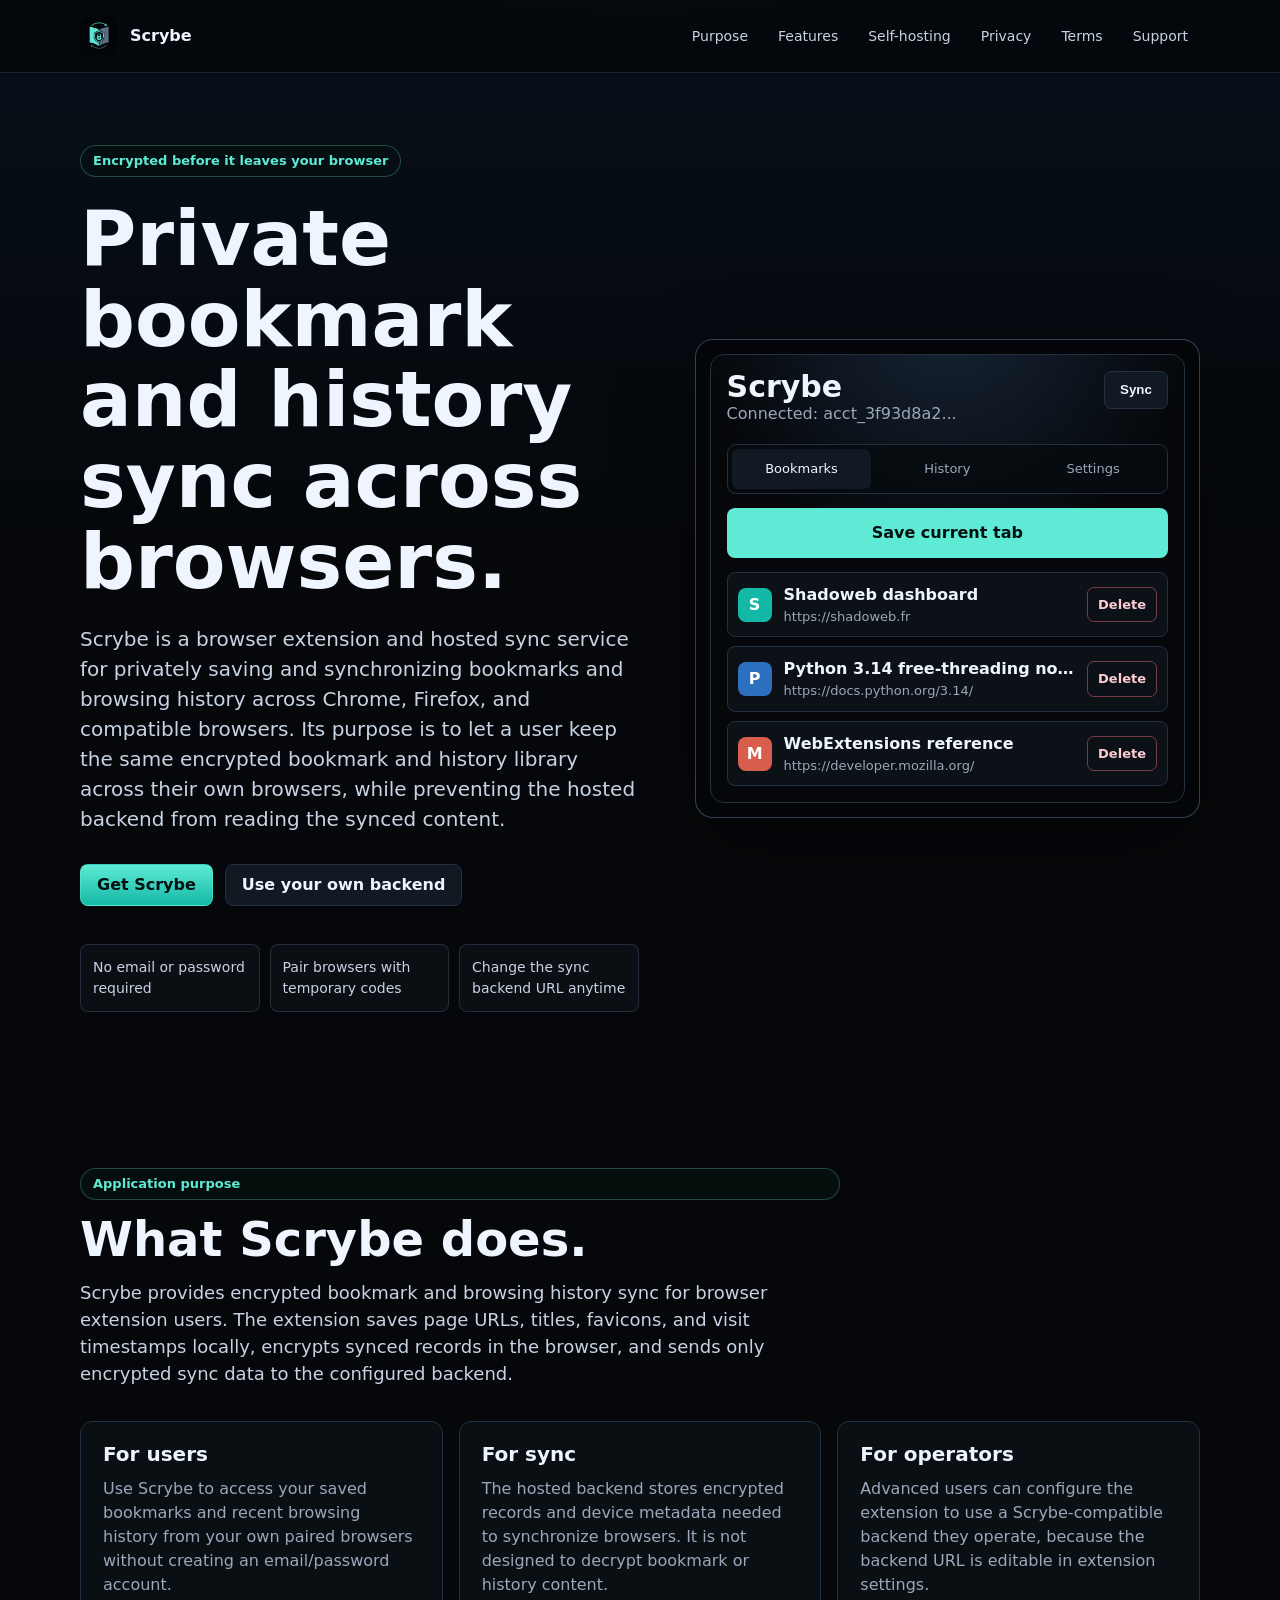
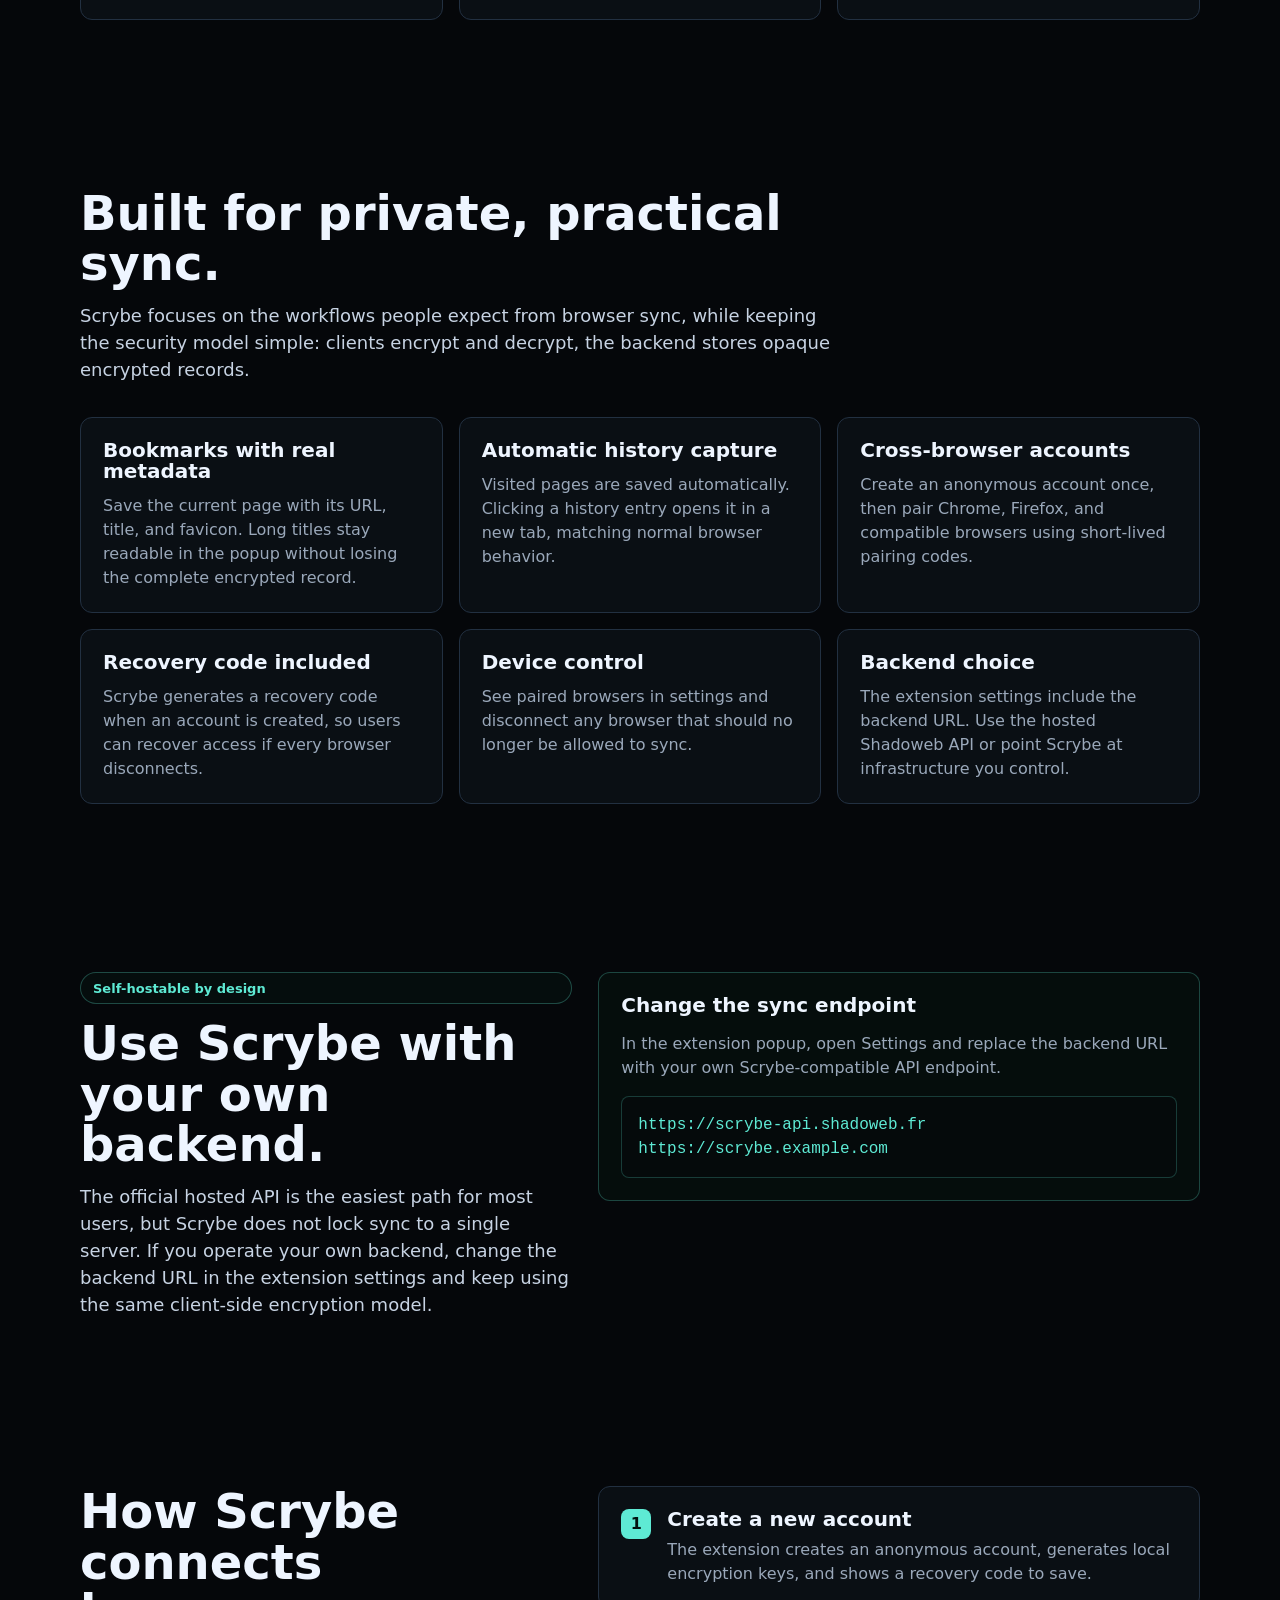
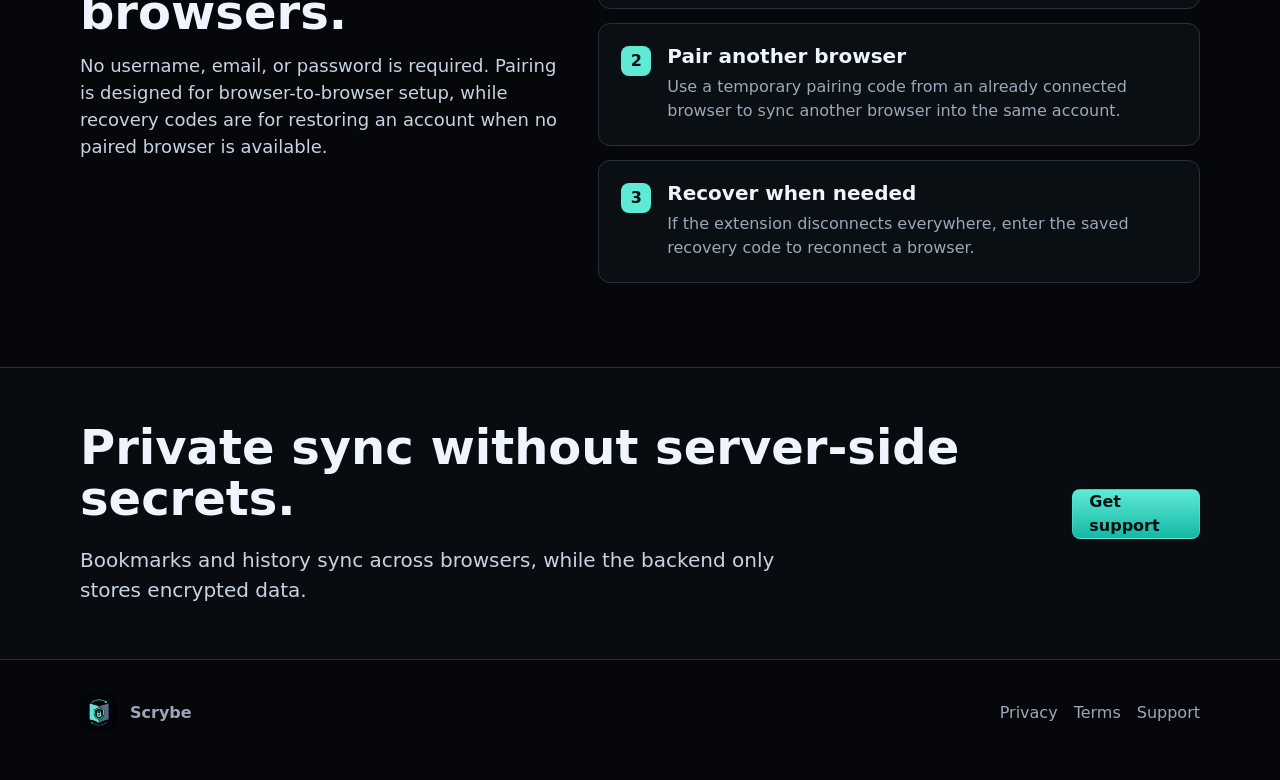
<file: index.html>
<!doctype html>
<html lang="en">
  <head>
    <meta charset="utf-8">
    <meta name="viewport" content="width=device-width, initial-scale=1">
    <title>Scrybe - Private bookmark and history sync</title>
    <meta name="description" content="Scrybe privately syncs bookmarks and browsing history across Chrome, Firefox, and compatible browsers with client-side encryption.">
    <link rel="icon" href="/assets/scrybe-128.png">
    <link rel="stylesheet" href="/styles.css">
  </head>
  <body>
    <header class="site-header">
      <nav class="nav" aria-label="Main navigation">
        <a class="brand" href="/">
          <img src="/assets/scrybe-128.png" alt="">
          <span>Scrybe</span>
        </a>
        <div class="nav-links">
          <a href="/#purpose">Purpose</a>
          <a href="/#features">Features</a>
          <a href="/#self-host">Self-hosting</a>
          <a href="/privacy/">Privacy</a>
          <a href="/terms/">Terms</a>
          <a href="/support/">Support</a>
        </div>
      </nav>
    </header>

    <main>
      <section class="hero">
        <div>
          <span class="eyebrow">Encrypted before it leaves your browser</span>
          <h1>Private bookmark and history sync across browsers.</h1>
          <p class="lead">Scrybe is a browser extension and hosted sync service for privately saving and synchronizing bookmarks and browsing history across Chrome, Firefox, and compatible browsers. Its purpose is to let a user keep the same encrypted bookmark and history library across their own browsers, while preventing the hosted backend from reading the synced content.</p>
          <div class="hero-actions">
            <a class="button primary" href="#install">Get Scrybe</a>
            <a class="button" href="#self-host">Use your own backend</a>
          </div>
          <div class="trust-row" aria-label="Scrybe highlights">
            <span>No email or password required</span>
            <span>Pair browsers with temporary codes</span>
            <span>Change the sync backend URL anytime</span>
          </div>
        </div>

        <div class="product-shot" aria-label="Scrybe extension preview">
          <div class="popup">
            <div class="popup-top">
              <div>
                <h2>Scrybe</h2>
                <div class="muted">Connected: acct_3f93d8a2...</div>
              </div>
              <button class="sync-button" type="button">Sync</button>
            </div>
            <div class="tabs" aria-hidden="true">
              <span class="active">Bookmarks</span>
              <span>History</span>
              <span>Settings</span>
            </div>
            <span class="save">Save current tab</span>
            <div class="popup-list">
              <div class="popup-item">
                <span class="favicon">S</span>
                <div>
                  <div class="popup-title">Shadoweb dashboard</div>
                  <div class="popup-url">https://shadoweb.fr</div>
                </div>
                <span class="mini-button">Delete</span>
              </div>
              <div class="popup-item">
                <span class="favicon" style="background:#2d70bf">P</span>
                <div>
                  <div class="popup-title">Python 3.14 free-threading notes</div>
                  <div class="popup-url">https://docs.python.org/3.14/</div>
                </div>
                <span class="mini-button">Delete</span>
              </div>
              <div class="popup-item">
                <span class="favicon" style="background:#d85d4d">M</span>
                <div>
                  <div class="popup-title">WebExtensions reference</div>
                  <div class="popup-url">https://developer.mozilla.org/</div>
                </div>
                <span class="mini-button">Delete</span>
              </div>
            </div>
          </div>
        </div>
      </section>


      <section id="purpose" class="section purpose-section">
        <div class="section-heading">
          <span class="eyebrow">Application purpose</span>
          <h2>What Scrybe does.</h2>
          <p>Scrybe provides encrypted bookmark and browsing history sync for browser extension users. The extension saves page URLs, titles, favicons, and visit timestamps locally, encrypts synced records in the browser, and sends only encrypted sync data to the configured backend.</p>
        </div>
        <div class="grid">
          <article class="card">
            <h3>For users</h3>
            <p>Use Scrybe to access your saved bookmarks and recent browsing history from your own paired browsers without creating an email/password account.</p>
          </article>
          <article class="card">
            <h3>For sync</h3>
            <p>The hosted backend stores encrypted records and device metadata needed to synchronize browsers. It is not designed to decrypt bookmark or history content.</p>
          </article>
          <article class="card">
            <h3>For operators</h3>
            <p>Advanced users can configure the extension to use a Scrybe-compatible backend they operate, because the backend URL is editable in extension settings.</p>
          </article>
        </div>
      </section>

      <section id="features" class="section">
        <div class="section-heading">
          <h2>Built for private, practical sync.</h2>
          <p>Scrybe focuses on the workflows people expect from browser sync, while keeping the security model simple: clients encrypt and decrypt, the backend stores opaque encrypted records.</p>
        </div>
        <div class="grid">
          <article class="card">
            <h3>Bookmarks with real metadata</h3>
            <p>Save the current page with its URL, title, and favicon. Long titles stay readable in the popup without losing the complete encrypted record.</p>
          </article>
          <article class="card">
            <h3>Automatic history capture</h3>
            <p>Visited pages are saved automatically. Clicking a history entry opens it in a new tab, matching normal browser behavior.</p>
          </article>
          <article class="card">
            <h3>Cross-browser accounts</h3>
            <p>Create an anonymous account once, then pair Chrome, Firefox, and compatible browsers using short-lived pairing codes.</p>
          </article>
          <article class="card">
            <h3>Recovery code included</h3>
            <p>Scrybe generates a recovery code when an account is created, so users can recover access if every browser disconnects.</p>
          </article>
          <article class="card">
            <h3>Device control</h3>
            <p>See paired browsers in settings and disconnect any browser that should no longer be allowed to sync.</p>
          </article>
          <article class="card">
            <h3>Backend choice</h3>
            <p>The extension settings include the backend URL. Use the hosted Shadoweb API or point Scrybe at infrastructure you control.</p>
          </article>
        </div>
      </section>

      <section id="self-host" class="section">
        <div class="split">
          <div class="section-heading">
            <span class="eyebrow">Self-hostable by design</span>
            <h2>Use Scrybe with your own backend.</h2>
            <p>The official hosted API is the easiest path for most users, but Scrybe does not lock sync to a single server. If you operate your own backend, change the backend URL in the extension settings and keep using the same client-side encryption model.</p>
          </div>
          <div class="code-card">
            <h3>Change the sync endpoint</h3>
            <p class="muted">In the extension popup, open Settings and replace the backend URL with your own Scrybe-compatible API endpoint.</p>
            <code>https://scrybe-api.shadoweb.fr

https://scrybe.example.com</code>
          </div>
        </div>
      </section>

      <section id="install" class="section">
        <div class="split">
          <div class="section-heading">
            <h2>How Scrybe connects browsers.</h2>
            <p>No username, email, or password is required. Pairing is designed for browser-to-browser setup, while recovery codes are for restoring an account when no paired browser is available.</p>
          </div>
          <div class="steps">
            <article class="step">
              <h3>Create a new account</h3>
              <p>The extension creates an anonymous account, generates local encryption keys, and shows a recovery code to save.</p>
            </article>
            <article class="step">
              <h3>Pair another browser</h3>
              <p>Use a temporary pairing code from an already connected browser to sync another browser into the same account.</p>
            </article>
            <article class="step">
              <h3>Recover when needed</h3>
              <p>If the extension disconnects everywhere, enter the saved recovery code to reconnect a browser.</p>
            </article>
          </div>
        </div>
      </section>

      <section class="cta">
        <div class="cta-inner">
          <div>
            <h2>Private sync without server-side secrets.</h2>
            <p class="lead">Bookmarks and history sync across browsers, while the backend only stores encrypted data.</p>
          </div>
          <a class="button primary" href="/support/">Get support</a>
        </div>
      </section>
    </main>

    <footer class="site-footer">
      <div class="footer-row">
        <a class="brand" href="/">
          <img src="/assets/scrybe-128.png" alt="">
          <span>Scrybe</span>
        </a>
        <div class="footer-links">
          <a href="/privacy/">Privacy</a>
          <a href="/terms/">Terms</a>
          <a href="/support/">Support</a>
        </div>
      </div>
    </footer>
  </body>
</html>
</file>
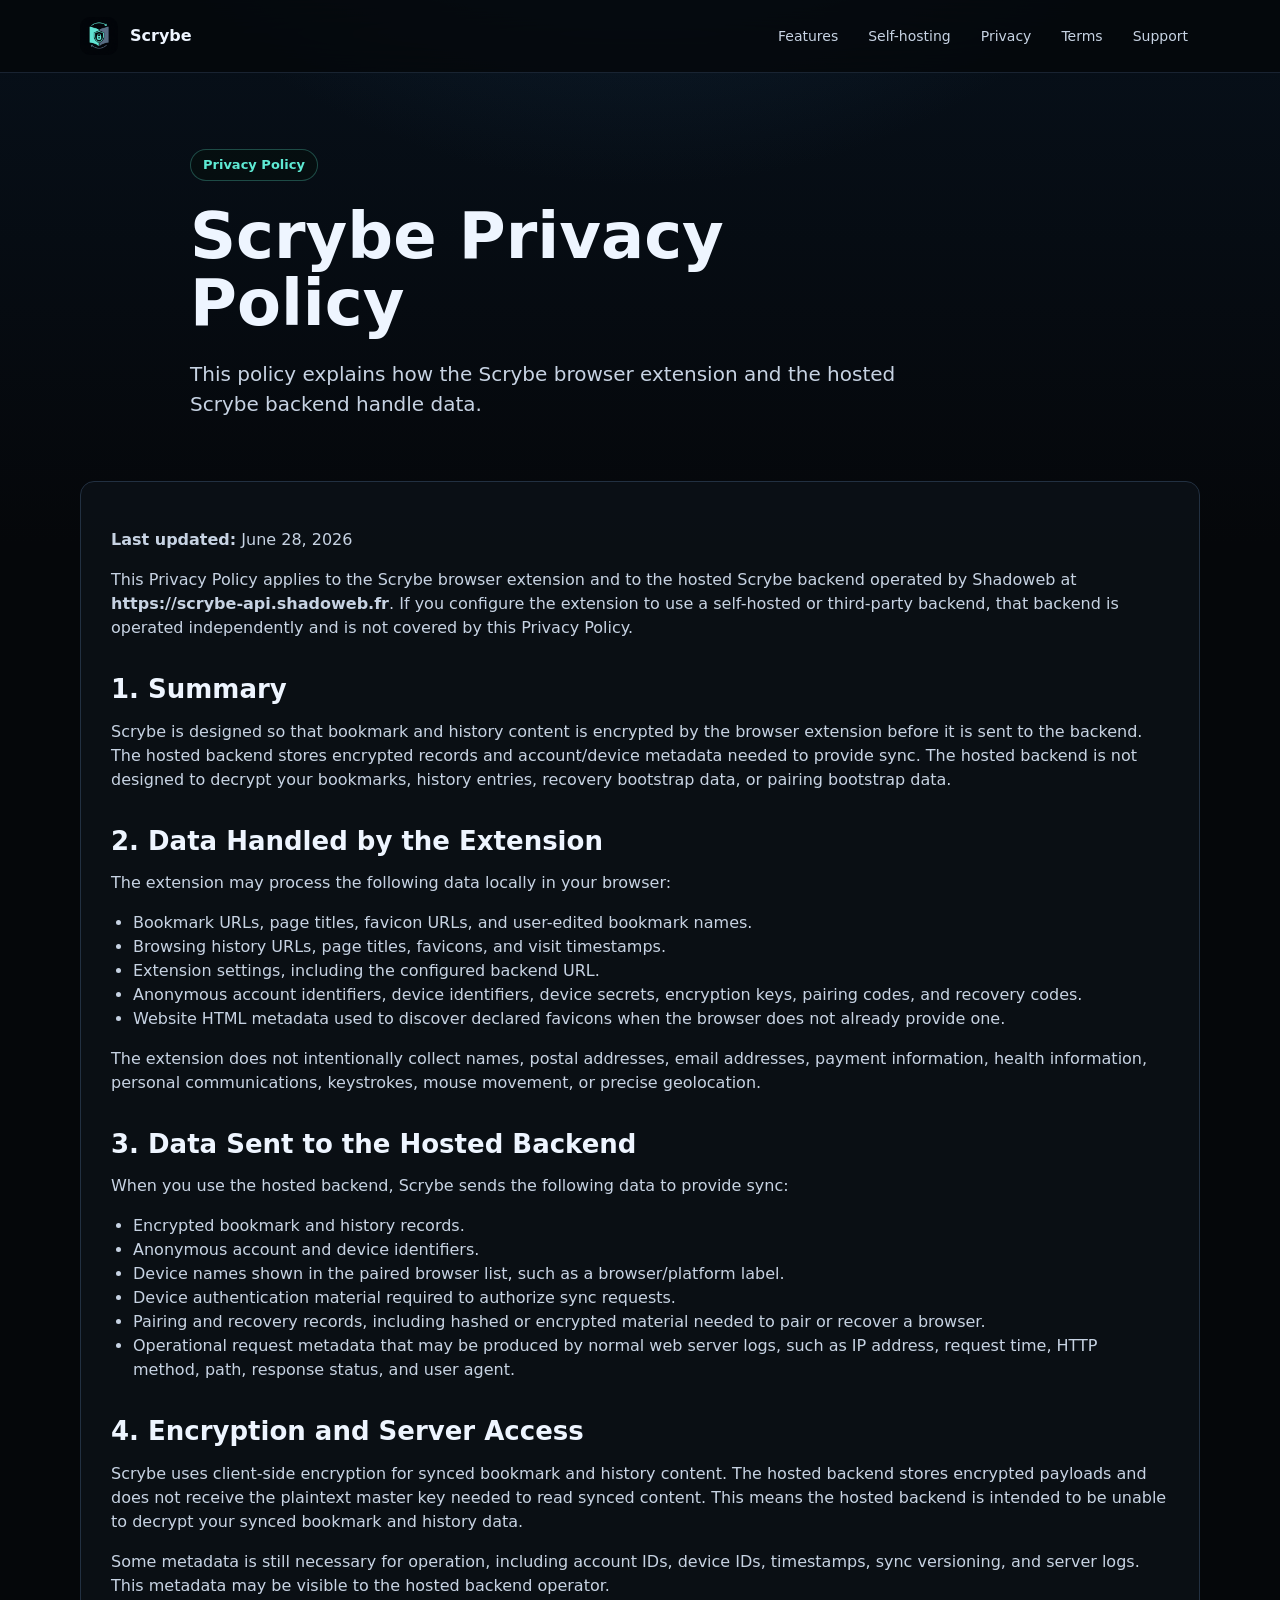
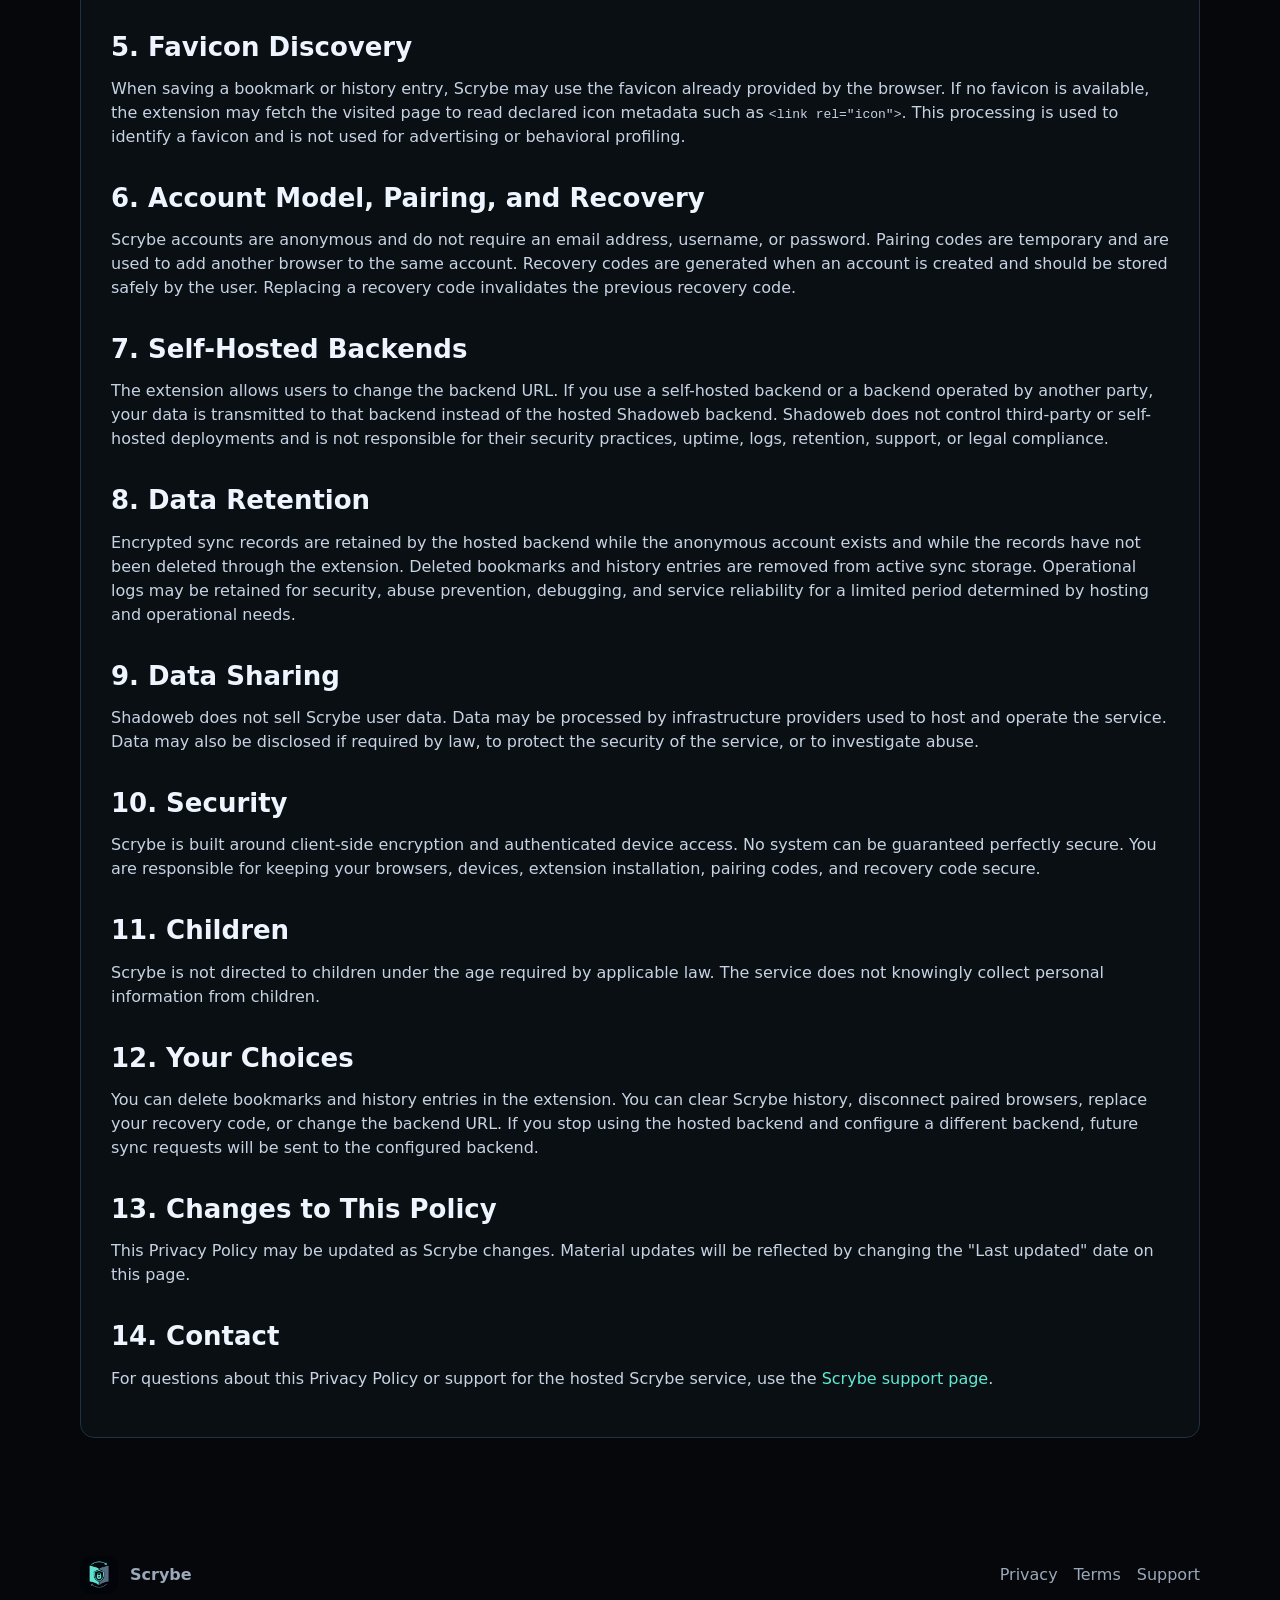
<file: privacy/index.html>
<!doctype html>
<html lang="en">
  <head>
    <meta charset="utf-8">
    <meta name="viewport" content="width=device-width, initial-scale=1">
    <title>Privacy Policy - Scrybe</title>
    <meta name="description" content="Privacy Policy for the Scrybe browser extension and hosted Scrybe backend.">
    <link rel="icon" href="/assets/scrybe-128.png">
    <link rel="stylesheet" href="/styles.css">
  </head>
  <body>
    <header class="site-header">
      <nav class="nav" aria-label="Main navigation">
        <a class="brand" href="/">
          <img src="/assets/scrybe-128.png" alt="">
          <span>Scrybe</span>
        </a>
        <div class="nav-links">
          <a href="/#features">Features</a>
          <a href="/#self-host">Self-hosting</a>
          <a href="/privacy/">Privacy</a>
          <a href="/terms/">Terms</a>
          <a href="/support/">Support</a>
        </div>
      </nav>
    </header>

    <main>
      <section class="page-hero">
        <span class="eyebrow">Privacy Policy</span>
        <h1>Scrybe Privacy Policy</h1>
        <p class="lead">This policy explains how the Scrybe browser extension and the hosted Scrybe backend handle data.</p>
      </section>

      <section class="policy">
        <article class="document">
          <p><strong>Last updated:</strong> June 28, 2026</p>
          <p>This Privacy Policy applies to the Scrybe browser extension and to the hosted Scrybe backend operated by Shadoweb at <strong>https://scrybe-api.shadoweb.fr</strong>. If you configure the extension to use a self-hosted or third-party backend, that backend is operated independently and is not covered by this Privacy Policy.</p>

          <h2>1. Summary</h2>
          <p>Scrybe is designed so that bookmark and history content is encrypted by the browser extension before it is sent to the backend. The hosted backend stores encrypted records and account/device metadata needed to provide sync. The hosted backend is not designed to decrypt your bookmarks, history entries, recovery bootstrap data, or pairing bootstrap data.</p>

          <h2>2. Data Handled by the Extension</h2>
          <p>The extension may process the following data locally in your browser:</p>
          <ul>
            <li>Bookmark URLs, page titles, favicon URLs, and user-edited bookmark names.</li>
            <li>Browsing history URLs, page titles, favicons, and visit timestamps.</li>
            <li>Extension settings, including the configured backend URL.</li>
            <li>Anonymous account identifiers, device identifiers, device secrets, encryption keys, pairing codes, and recovery codes.</li>
            <li>Website HTML metadata used to discover declared favicons when the browser does not already provide one.</li>
          </ul>
          <p>The extension does not intentionally collect names, postal addresses, email addresses, payment information, health information, personal communications, keystrokes, mouse movement, or precise geolocation.</p>

          <h2>3. Data Sent to the Hosted Backend</h2>
          <p>When you use the hosted backend, Scrybe sends the following data to provide sync:</p>
          <ul>
            <li>Encrypted bookmark and history records.</li>
            <li>Anonymous account and device identifiers.</li>
            <li>Device names shown in the paired browser list, such as a browser/platform label.</li>
            <li>Device authentication material required to authorize sync requests.</li>
            <li>Pairing and recovery records, including hashed or encrypted material needed to pair or recover a browser.</li>
            <li>Operational request metadata that may be produced by normal web server logs, such as IP address, request time, HTTP method, path, response status, and user agent.</li>
          </ul>

          <h2>4. Encryption and Server Access</h2>
          <p>Scrybe uses client-side encryption for synced bookmark and history content. The hosted backend stores encrypted payloads and does not receive the plaintext master key needed to read synced content. This means the hosted backend is intended to be unable to decrypt your synced bookmark and history data.</p>
          <p>Some metadata is still necessary for operation, including account IDs, device IDs, timestamps, sync versioning, and server logs. This metadata may be visible to the hosted backend operator.</p>

          <h2>5. Favicon Discovery</h2>
          <p>When saving a bookmark or history entry, Scrybe may use the favicon already provided by the browser. If no favicon is available, the extension may fetch the visited page to read declared icon metadata such as <code>&lt;link rel="icon"&gt;</code>. This processing is used to identify a favicon and is not used for advertising or behavioral profiling.</p>

          <h2>6. Account Model, Pairing, and Recovery</h2>
          <p>Scrybe accounts are anonymous and do not require an email address, username, or password. Pairing codes are temporary and are used to add another browser to the same account. Recovery codes are generated when an account is created and should be stored safely by the user. Replacing a recovery code invalidates the previous recovery code.</p>

          <h2>7. Self-Hosted Backends</h2>
          <p>The extension allows users to change the backend URL. If you use a self-hosted backend or a backend operated by another party, your data is transmitted to that backend instead of the hosted Shadoweb backend. Shadoweb does not control third-party or self-hosted deployments and is not responsible for their security practices, uptime, logs, retention, support, or legal compliance.</p>

          <h2>8. Data Retention</h2>
          <p>Encrypted sync records are retained by the hosted backend while the anonymous account exists and while the records have not been deleted through the extension. Deleted bookmarks and history entries are removed from active sync storage. Operational logs may be retained for security, abuse prevention, debugging, and service reliability for a limited period determined by hosting and operational needs.</p>

          <h2>9. Data Sharing</h2>
          <p>Shadoweb does not sell Scrybe user data. Data may be processed by infrastructure providers used to host and operate the service. Data may also be disclosed if required by law, to protect the security of the service, or to investigate abuse.</p>

          <h2>10. Security</h2>
          <p>Scrybe is built around client-side encryption and authenticated device access. No system can be guaranteed perfectly secure. You are responsible for keeping your browsers, devices, extension installation, pairing codes, and recovery code secure.</p>

          <h2>11. Children</h2>
          <p>Scrybe is not directed to children under the age required by applicable law. The service does not knowingly collect personal information from children.</p>

          <h2>12. Your Choices</h2>
          <p>You can delete bookmarks and history entries in the extension. You can clear Scrybe history, disconnect paired browsers, replace your recovery code, or change the backend URL. If you stop using the hosted backend and configure a different backend, future sync requests will be sent to the configured backend.</p>

          <h2>13. Changes to This Policy</h2>
          <p>This Privacy Policy may be updated as Scrybe changes. Material updates will be reflected by changing the "Last updated" date on this page.</p>

          <h2>14. Contact</h2>
          <p>For questions about this Privacy Policy or support for the hosted Scrybe service, use the <a href="/support/">Scrybe support page</a>.</p>
        </article>
      </section>
    </main>

    <footer class="site-footer">
      <div class="footer-row">
        <a class="brand" href="/">
          <img src="/assets/scrybe-128.png" alt="">
          <span>Scrybe</span>
        </a>
        <div class="footer-links">
          <a href="/privacy/">Privacy</a>
          <a href="/terms/">Terms</a>
          <a href="/support/">Support</a>
        </div>
      </div>
    </footer>
  </body>
</html>
</file>
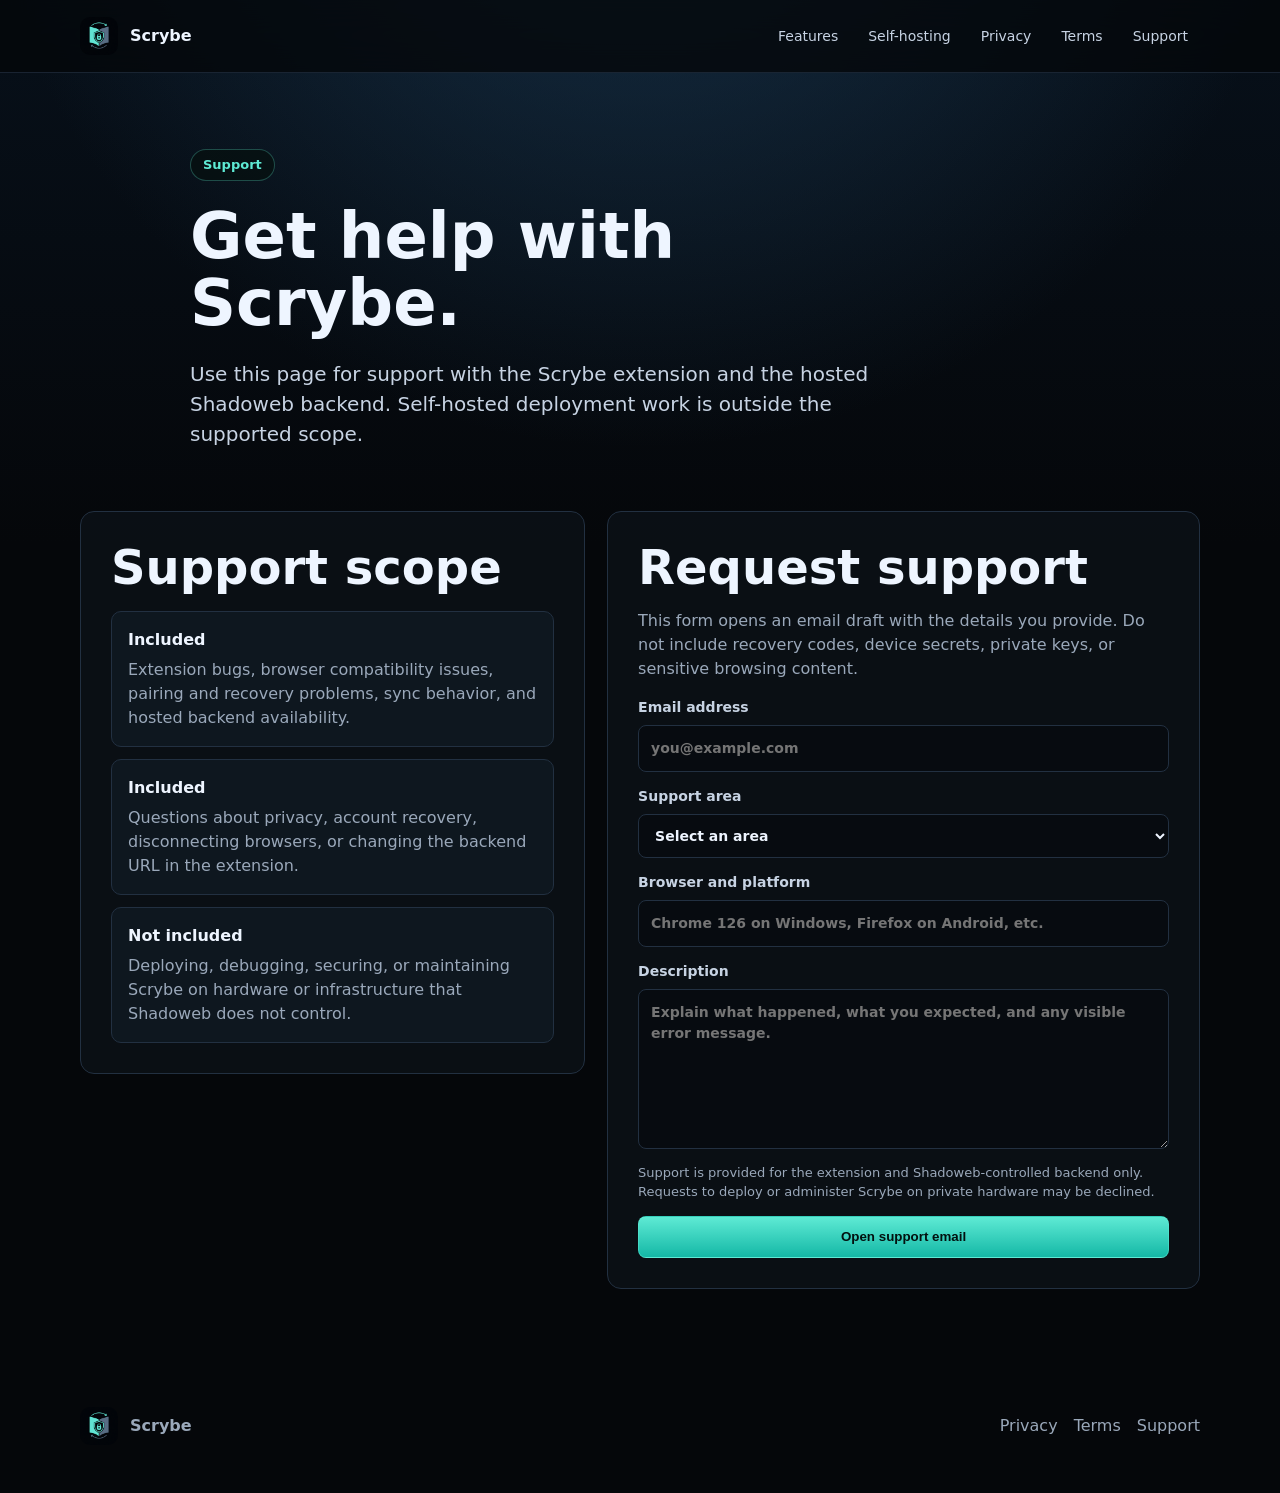
<file: support/index.html>
<!doctype html>
<html lang="en">
  <head>
    <meta charset="utf-8">
    <meta name="viewport" content="width=device-width, initial-scale=1">
    <title>Support - Scrybe</title>
    <meta name="description" content="Request support for the Scrybe extension and hosted Scrybe backend.">
    <link rel="icon" href="/assets/scrybe-128.png">
    <link rel="stylesheet" href="/styles.css">
  </head>
  <body>
    <header class="site-header">
      <nav class="nav" aria-label="Main navigation">
        <a class="brand" href="/">
          <img src="/assets/scrybe-128.png" alt="">
          <span>Scrybe</span>
        </a>
        <div class="nav-links">
          <a href="/#features">Features</a>
          <a href="/#self-host">Self-hosting</a>
          <a href="/privacy/">Privacy</a>
          <a href="/terms/">Terms</a>
          <a href="/support/">Support</a>
        </div>
      </nav>
    </header>

    <main>
      <section class="page-hero">
        <span class="eyebrow">Support</span>
        <h1>Get help with Scrybe.</h1>
        <p class="lead">Use this page for support with the Scrybe extension and the hosted Shadoweb backend. Self-hosted deployment work is outside the supported scope.</p>
      </section>

      <section class="support">
        <div class="support-grid">
          <aside class="support-panel">
            <h2>Support scope</h2>
            <div class="scope-list">
              <div class="scope-item">
                <strong>Included</strong>
                <span>Extension bugs, browser compatibility issues, pairing and recovery problems, sync behavior, and hosted backend availability.</span>
              </div>
              <div class="scope-item">
                <strong>Included</strong>
                <span>Questions about privacy, account recovery, disconnecting browsers, or changing the backend URL in the extension.</span>
              </div>
              <div class="scope-item">
                <strong>Not included</strong>
                <span>Deploying, debugging, securing, or maintaining Scrybe on hardware or infrastructure that Shadoweb does not control.</span>
              </div>
            </div>
          </aside>

          <section class="support-panel">
            <h2>Request support</h2>
            <p class="muted">This form opens an email draft with the details you provide. Do not include recovery codes, device secrets, private keys, or sensitive browsing content.</p>
            <form class="support-form" action="mailto:support@shadoweb.fr" method="post" enctype="text/plain">
              <label>
                Email address
                <input name="email" type="email" autocomplete="email" placeholder="you@example.com" required>
              </label>
              <label>
                Support area
                <select name="area" required>
                  <option value="">Select an area</option>
                  <option>Browser extension</option>
                  <option>Hosted backend</option>
                  <option>Pairing or recovery</option>
                  <option>Privacy or data handling</option>
                  <option>Other supported issue</option>
                </select>
              </label>
              <label>
                Browser and platform
                <input name="environment" placeholder="Chrome 126 on Windows, Firefox on Android, etc.">
              </label>
              <label>
                Description
                <textarea name="description" placeholder="Explain what happened, what you expected, and any visible error message." required></textarea>
              </label>
              <p class="support-note">Support is provided for the extension and Shadoweb-controlled backend only. Requests to deploy or administer Scrybe on private hardware may be declined.</p>
              <button class="button primary" type="submit">Open support email</button>
            </form>
          </section>
        </div>
      </section>
    </main>

    <footer class="site-footer">
      <div class="footer-row">
        <a class="brand" href="/">
          <img src="/assets/scrybe-128.png" alt="">
          <span>Scrybe</span>
        </a>
        <div class="footer-links">
          <a href="/privacy/">Privacy</a>
          <a href="/terms/">Terms</a>
          <a href="/support/">Support</a>
        </div>
      </div>
    </footer>
  </body>
</html>
</file>
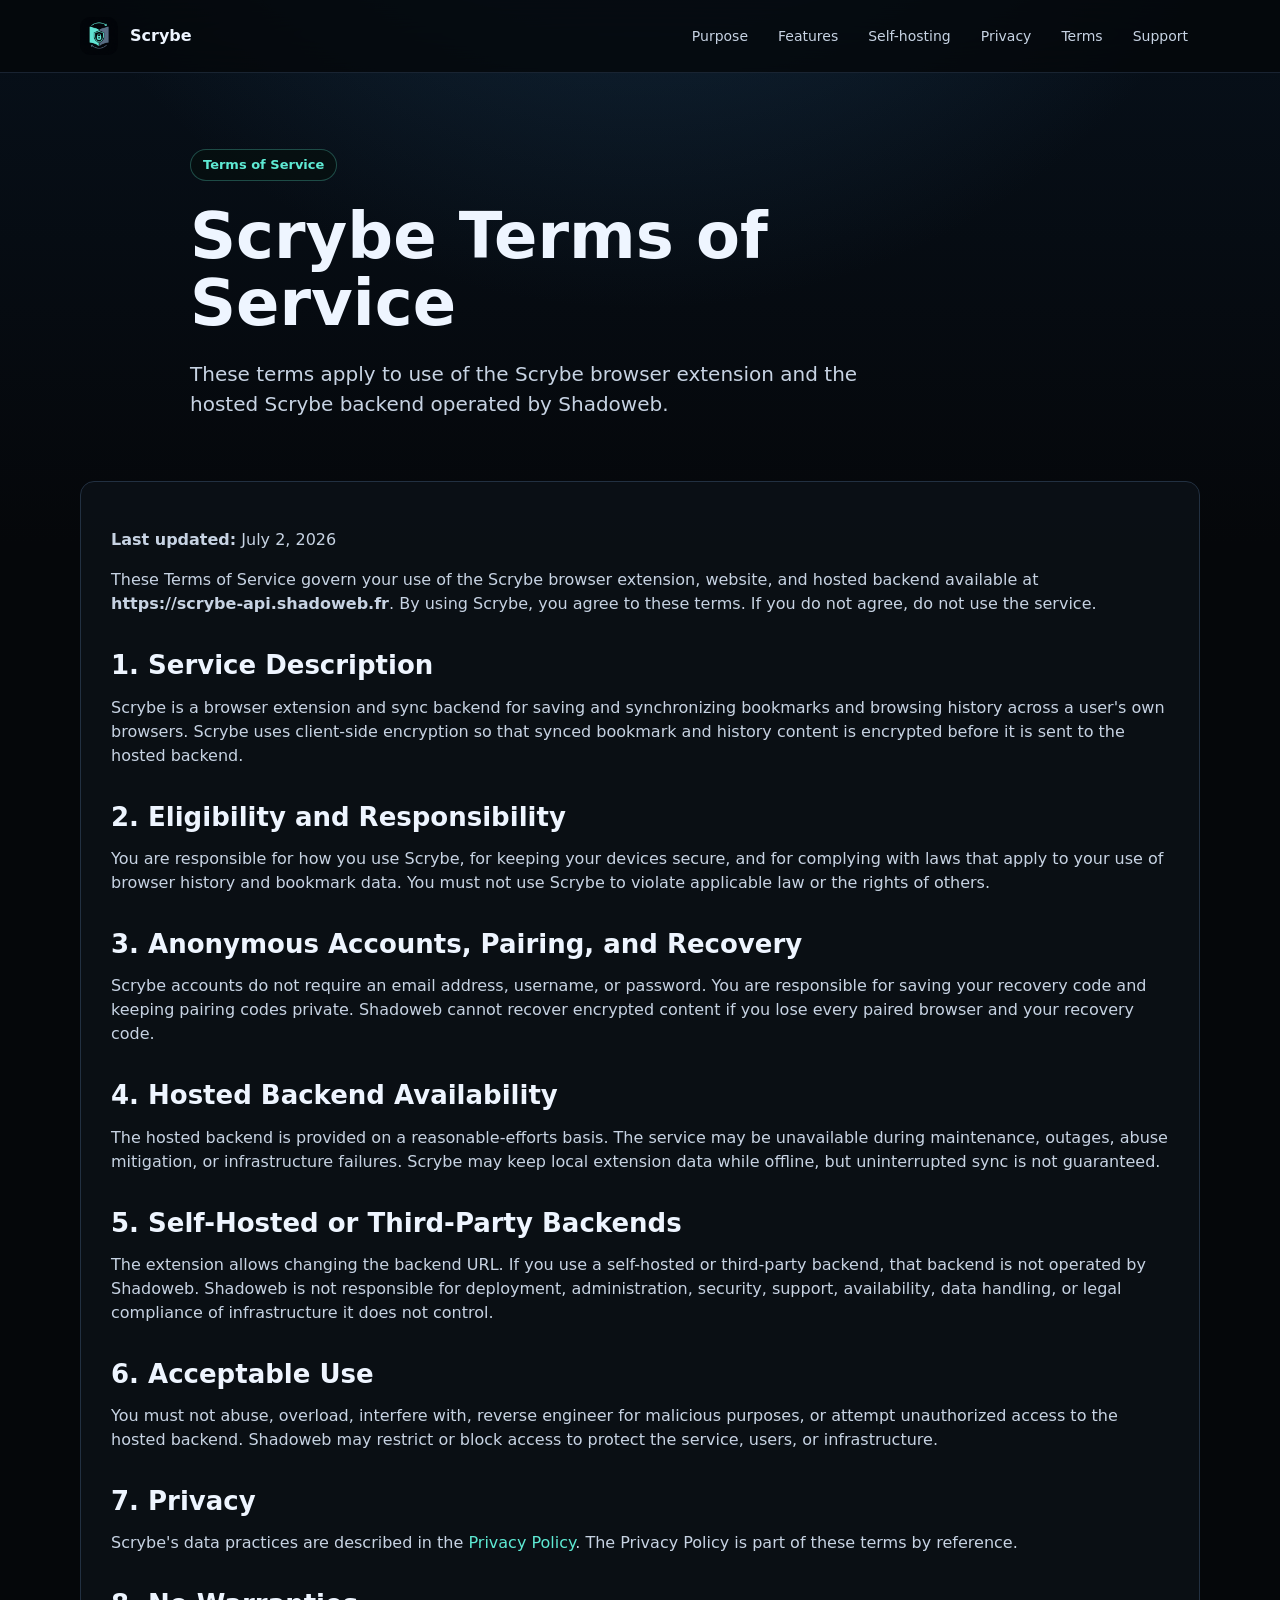
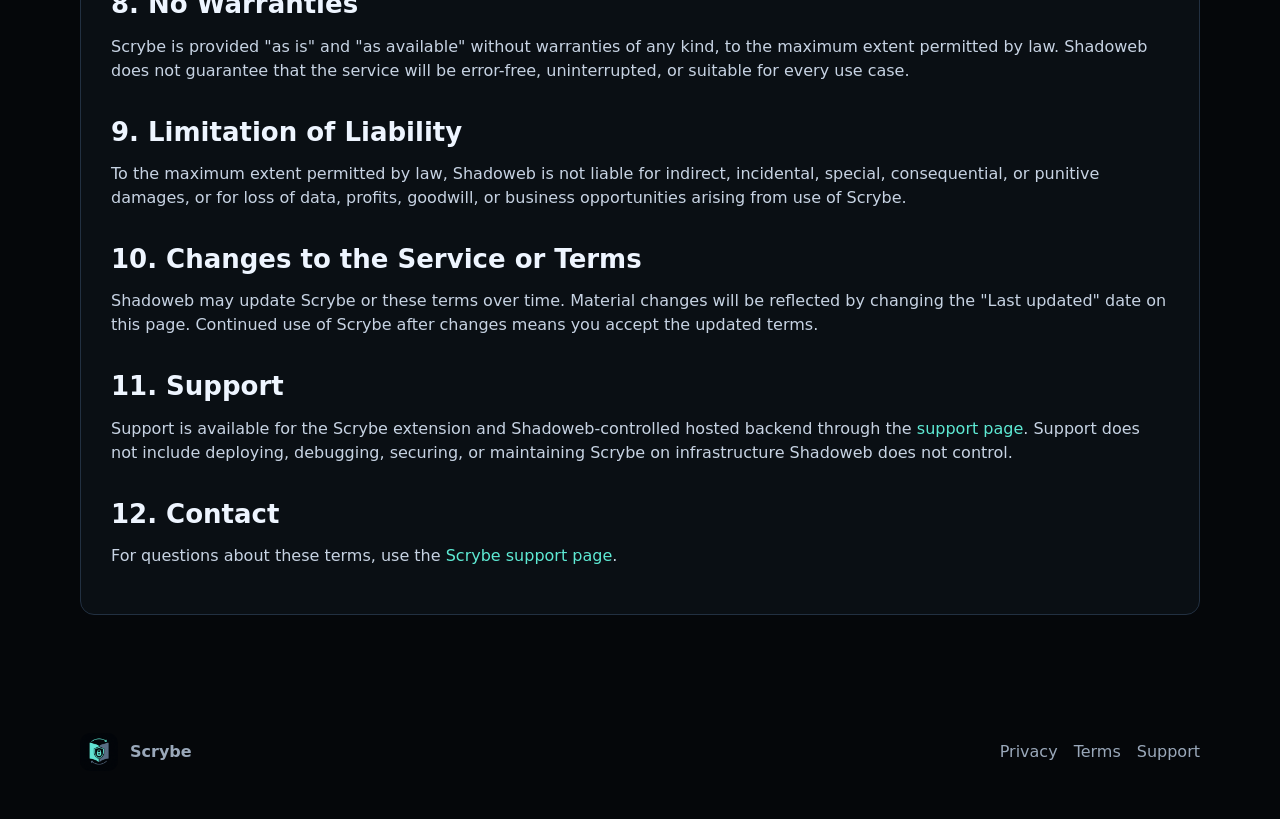
<file: terms/index.html>
<!doctype html>
<html lang="en">
  <head>
    <meta charset="utf-8">
    <meta name="viewport" content="width=device-width, initial-scale=1">
    <title>Terms of Service - Scrybe</title>
    <meta name="description" content="Terms of Service for the Scrybe browser extension and hosted Scrybe backend.">
    <link rel="icon" href="/assets/scrybe-128.png">
    <link rel="stylesheet" href="/styles.css">
  </head>
  <body>
    <header class="site-header">
      <nav class="nav" aria-label="Main navigation">
        <a class="brand" href="/">
          <img src="/assets/scrybe-128.png" alt="">
          <span>Scrybe</span>
        </a>
        <div class="nav-links">
          <a href="/#purpose">Purpose</a>
          <a href="/#features">Features</a>
          <a href="/#self-host">Self-hosting</a>
          <a href="/privacy/">Privacy</a>
          <a href="/terms/">Terms</a>
          <a href="/support/">Support</a>
        </div>
      </nav>
    </header>

    <main>
      <section class="page-hero">
        <span class="eyebrow">Terms of Service</span>
        <h1>Scrybe Terms of Service</h1>
        <p class="lead">These terms apply to use of the Scrybe browser extension and the hosted Scrybe backend operated by Shadoweb.</p>
      </section>

      <section class="policy">
        <article class="document">
          <p><strong>Last updated:</strong> July 2, 2026</p>
          <p>These Terms of Service govern your use of the Scrybe browser extension, website, and hosted backend available at <strong>https://scrybe-api.shadoweb.fr</strong>. By using Scrybe, you agree to these terms. If you do not agree, do not use the service.</p>

          <h2>1. Service Description</h2>
          <p>Scrybe is a browser extension and sync backend for saving and synchronizing bookmarks and browsing history across a user's own browsers. Scrybe uses client-side encryption so that synced bookmark and history content is encrypted before it is sent to the hosted backend.</p>

          <h2>2. Eligibility and Responsibility</h2>
          <p>You are responsible for how you use Scrybe, for keeping your devices secure, and for complying with laws that apply to your use of browser history and bookmark data. You must not use Scrybe to violate applicable law or the rights of others.</p>

          <h2>3. Anonymous Accounts, Pairing, and Recovery</h2>
          <p>Scrybe accounts do not require an email address, username, or password. You are responsible for saving your recovery code and keeping pairing codes private. Shadoweb cannot recover encrypted content if you lose every paired browser and your recovery code.</p>

          <h2>4. Hosted Backend Availability</h2>
          <p>The hosted backend is provided on a reasonable-efforts basis. The service may be unavailable during maintenance, outages, abuse mitigation, or infrastructure failures. Scrybe may keep local extension data while offline, but uninterrupted sync is not guaranteed.</p>

          <h2>5. Self-Hosted or Third-Party Backends</h2>
          <p>The extension allows changing the backend URL. If you use a self-hosted or third-party backend, that backend is not operated by Shadoweb. Shadoweb is not responsible for deployment, administration, security, support, availability, data handling, or legal compliance of infrastructure it does not control.</p>

          <h2>6. Acceptable Use</h2>
          <p>You must not abuse, overload, interfere with, reverse engineer for malicious purposes, or attempt unauthorized access to the hosted backend. Shadoweb may restrict or block access to protect the service, users, or infrastructure.</p>

          <h2>7. Privacy</h2>
          <p>Scrybe's data practices are described in the <a href="/privacy/">Privacy Policy</a>. The Privacy Policy is part of these terms by reference.</p>

          <h2>8. No Warranties</h2>
          <p>Scrybe is provided "as is" and "as available" without warranties of any kind, to the maximum extent permitted by law. Shadoweb does not guarantee that the service will be error-free, uninterrupted, or suitable for every use case.</p>

          <h2>9. Limitation of Liability</h2>
          <p>To the maximum extent permitted by law, Shadoweb is not liable for indirect, incidental, special, consequential, or punitive damages, or for loss of data, profits, goodwill, or business opportunities arising from use of Scrybe.</p>

          <h2>10. Changes to the Service or Terms</h2>
          <p>Shadoweb may update Scrybe or these terms over time. Material changes will be reflected by changing the "Last updated" date on this page. Continued use of Scrybe after changes means you accept the updated terms.</p>

          <h2>11. Support</h2>
          <p>Support is available for the Scrybe extension and Shadoweb-controlled hosted backend through the <a href="/support/">support page</a>. Support does not include deploying, debugging, securing, or maintaining Scrybe on infrastructure Shadoweb does not control.</p>

          <h2>12. Contact</h2>
          <p>For questions about these terms, use the <a href="/support/">Scrybe support page</a>.</p>
        </article>
      </section>
    </main>

    <footer class="site-footer">
      <div class="footer-row">
        <a class="brand" href="/">
          <img src="/assets/scrybe-128.png" alt="">
          <span>Scrybe</span>
        </a>
        <div class="footer-links">
          <a href="/privacy/">Privacy</a>
          <a href="/terms/">Terms</a>
          <a href="/support/">Support</a>
        </div>
      </div>
    </footer>
  </body>
</html>
</file>
<file: styles.css>
:root {
  color-scheme: dark;
  --bg: #05070a;
  --surface: #0a0f15;
  --panel: #0d1218;
  --panel-soft: #111923;
  --line: #223041;
  --text: #eef5ff;
  --muted: #9aa8ba;
  --muted-strong: #c7d3e3;
  --accent: #5eead4;
  --accent-strong: #14b8a6;
  --danger: #fb7185;
  --shadow: 0 24px 80px rgba(0, 0, 0, 0.35);
}

* {
  box-sizing: border-box;
}

html {
  scroll-behavior: smooth;
}

body {
  margin: 0;
  background:
    radial-gradient(circle at 50% -15%, rgba(30, 64, 93, 0.72), transparent 42rem),
    linear-gradient(180deg, #07101a 0, var(--bg) 34rem);
  color: var(--text);
  font-family: Inter, ui-sans-serif, system-ui, -apple-system, BlinkMacSystemFont, "Segoe UI", sans-serif;
  line-height: 1.5;
}

a {
  color: inherit;
  text-decoration: none;
}

img {
  display: block;
  max-width: 100%;
}

.site-header {
  position: sticky;
  top: 0;
  z-index: 20;
  border-bottom: 1px solid rgba(34, 48, 65, 0.72);
  background: rgba(5, 7, 10, 0.78);
  backdrop-filter: blur(18px);
}

.nav {
  display: flex;
  align-items: center;
  justify-content: space-between;
  width: min(1120px, calc(100% - 40px));
  margin: 0 auto;
  min-height: 72px;
  gap: 24px;
}

.brand {
  display: inline-flex;
  align-items: center;
  gap: 12px;
  font-weight: 800;
  letter-spacing: 0;
}

.brand img {
  width: 38px;
  height: 38px;
  border-radius: 10px;
}

.nav-links {
  display: flex;
  align-items: center;
  gap: 6px;
}

.nav-links a {
  border-radius: 8px;
  color: var(--muted-strong);
  padding: 9px 12px;
  font-size: 14px;
}

.nav-links a:hover {
  background: rgba(94, 234, 212, 0.08);
  color: var(--text);
}

.button {
  display: inline-flex;
  align-items: center;
  justify-content: center;
  min-height: 42px;
  border: 1px solid var(--line);
  border-radius: 8px;
  background: var(--panel-soft);
  color: var(--text);
  padding: 0 16px;
  font-weight: 750;
}

.button.primary {
  border-color: rgba(94, 234, 212, 0.45);
  background: linear-gradient(180deg, var(--accent), var(--accent-strong));
  color: #02110f;
}

.button:hover {
  border-color: rgba(94, 234, 212, 0.6);
}

.hero,
.section,
.policy,
.support {
  width: min(1120px, calc(100% - 40px));
  margin: 0 auto;
}

.hero {
  display: grid;
  grid-template-columns: minmax(0, 1.05fr) minmax(360px, 0.95fr);
  gap: 56px;
  align-items: center;
  min-height: 720px;
  padding: 72px 0;
}

.eyebrow {
  display: inline-flex;
  align-items: center;
  min-height: 32px;
  border: 1px solid rgba(94, 234, 212, 0.28);
  border-radius: 999px;
  background: rgba(7, 17, 15, 0.7);
  color: var(--accent);
  padding: 0 12px;
  font-size: 13px;
  font-weight: 760;
}

h1,
h2,
h3 {
  margin: 0;
  letter-spacing: 0;
  line-height: 1.05;
}

h1 {
  margin-top: 22px;
  max-width: 760px;
  font-size: clamp(42px, 6vw, 78px);
}

h2 {
  font-size: clamp(30px, 4vw, 48px);
}

h3 {
  font-size: 20px;
}

.lead {
  max-width: 720px;
  margin: 22px 0 0;
  color: var(--muted-strong);
  font-size: 20px;
}

.hero-actions {
  display: flex;
  flex-wrap: wrap;
  gap: 12px;
  margin-top: 30px;
}

.trust-row {
  display: grid;
  grid-template-columns: repeat(3, minmax(0, 1fr));
  gap: 10px;
  margin-top: 38px;
}

.trust-row span,
.pill {
  border: 1px solid rgba(34, 48, 65, 0.92);
  border-radius: 8px;
  background: rgba(13, 18, 24, 0.78);
  color: var(--muted-strong);
  padding: 12px;
  font-size: 14px;
}

.product-shot {
  border: 1px solid rgba(55, 73, 91, 0.9);
  border-radius: 18px;
  background: #030508;
  box-shadow: var(--shadow);
  padding: 14px;
}

.popup {
  overflow: hidden;
  border: 1px solid var(--line);
  border-radius: 14px;
  background:
    radial-gradient(circle at 50% -10%, #172536 0, var(--bg) 46%);
  padding: 16px;
}

.popup-top {
  display: flex;
  justify-content: space-between;
  gap: 14px;
}

.popup-top h2 {
  font-size: 30px;
}

.muted {
  color: var(--muted);
}

.sync-button {
  min-width: 64px;
  height: 38px;
  border: 1px solid var(--line);
  border-radius: 7px;
  background: var(--panel-soft);
  color: var(--text);
  font-weight: 750;
}

.tabs {
  display: grid;
  grid-template-columns: repeat(3, 1fr);
  gap: 6px;
  margin: 18px 0 14px;
  padding: 4px;
  border: 1px solid var(--line);
  border-radius: 9px;
  background: rgba(7, 11, 16, 0.85);
}

.tabs span {
  border-radius: 7px;
  color: var(--muted);
  padding: 10px 8px;
  text-align: center;
  font-size: 13px;
}

.tabs .active {
  background: var(--panel-soft);
  color: var(--text);
}

.popup .save {
  display: block;
  border-radius: 8px;
  background: var(--accent);
  color: #02110f;
  padding: 13px 14px;
  text-align: center;
  font-weight: 850;
}

.popup-list {
  display: grid;
  gap: 9px;
  margin-top: 14px;
}

.popup-item {
  display: grid;
  grid-template-columns: 34px minmax(0, 1fr) auto;
  gap: 12px;
  align-items: center;
  border: 1px solid var(--line);
  border-radius: 8px;
  background: rgba(13, 18, 24, 0.9);
  padding: 10px;
}

.favicon {
  display: grid;
  place-items: center;
  width: 34px;
  height: 34px;
  border-radius: 8px;
  background: var(--accent-strong);
  color: white;
  font-weight: 850;
}

.popup-title,
.popup-url {
  overflow: hidden;
  text-overflow: ellipsis;
  white-space: nowrap;
}

.popup-title {
  font-weight: 800;
}

.popup-url {
  color: var(--muted);
  font-size: 13px;
}

.mini-button {
  border: 1px solid rgba(251, 113, 133, 0.45);
  border-radius: 7px;
  color: #fecdd3;
  padding: 7px 10px;
  font-size: 13px;
  font-weight: 760;
}

.section {
  padding: 84px 0;
}

.section-heading {
  display: grid;
  gap: 14px;
  max-width: 760px;
}

.section-heading p {
  margin: 0;
  color: var(--muted-strong);
  font-size: 18px;
}

.grid {
  display: grid;
  grid-template-columns: repeat(3, minmax(0, 1fr));
  gap: 16px;
  margin-top: 34px;
}

.card {
  border: 1px solid var(--line);
  border-radius: 12px;
  background: rgba(13, 18, 24, 0.74);
  padding: 22px;
}

.card p {
  margin: 12px 0 0;
  color: var(--muted);
}

.split {
  display: grid;
  grid-template-columns: minmax(0, 0.9fr) minmax(0, 1.1fr);
  gap: 26px;
  align-items: start;
}

.code-card {
  border: 1px solid rgba(94, 234, 212, 0.26);
  border-radius: 12px;
  background: rgba(7, 17, 15, 0.66);
  padding: 22px;
}

.code-card code {
  display: block;
  overflow: auto;
  margin-top: 16px;
  border: 1px solid rgba(94, 234, 212, 0.22);
  border-radius: 8px;
  background: #050a0b;
  color: var(--accent);
  padding: 16px;
  font-family: ui-monospace, SFMono-Regular, Menlo, Consolas, monospace;
}

.steps {
  display: grid;
  gap: 14px;
  counter-reset: step;
}

.step {
  position: relative;
  border: 1px solid var(--line);
  border-radius: 12px;
  background: rgba(13, 18, 24, 0.74);
  padding: 22px 22px 22px 68px;
}

.step::before {
  counter-increment: step;
  content: counter(step);
  position: absolute;
  left: 22px;
  top: 22px;
  display: grid;
  place-items: center;
  width: 30px;
  height: 30px;
  border-radius: 8px;
  background: var(--accent);
  color: #02110f;
  font-weight: 900;
}

.step p {
  margin: 8px 0 0;
  color: var(--muted);
}

.cta {
  border-top: 1px solid var(--line);
  border-bottom: 1px solid var(--line);
  background: rgba(13, 18, 24, 0.52);
}

.cta-inner {
  display: flex;
  align-items: center;
  justify-content: space-between;
  width: min(1120px, calc(100% - 40px));
  margin: 0 auto;
  gap: 24px;
  padding: 54px 0;
}

.site-footer {
  width: min(1120px, calc(100% - 40px));
  margin: 0 auto;
  padding: 34px 0 48px;
  color: var(--muted);
}

.footer-row {
  display: flex;
  align-items: center;
  justify-content: space-between;
  gap: 18px;
}

.footer-links {
  display: flex;
  gap: 16px;
}

.page-hero {
  width: min(900px, calc(100% - 40px));
  margin: 0 auto;
  padding: 76px 0 38px;
}

.page-hero h1 {
  font-size: clamp(40px, 5vw, 64px);
}

.policy,
.support {
  padding: 24px 0 84px;
}

.document,
.support-panel {
  border: 1px solid var(--line);
  border-radius: 14px;
  background: rgba(13, 18, 24, 0.76);
  padding: 30px;
}

.document h2 {
  margin-top: 36px;
  font-size: 26px;
}

.document h2:first-child {
  margin-top: 0;
}

.document p,
.document li {
  color: var(--muted-strong);
}

.document a {
  color: var(--accent);
}

.document ul {
  padding-left: 22px;
}

.support-grid {
  display: grid;
  grid-template-columns: minmax(0, 0.92fr) minmax(0, 1.08fr);
  gap: 22px;
  align-items: start;
}

.scope-list {
  display: grid;
  gap: 12px;
  margin-top: 18px;
}

.scope-item {
  border: 1px solid var(--line);
  border-radius: 10px;
  background: rgba(17, 25, 35, 0.76);
  padding: 16px;
}

.scope-item strong {
  display: block;
}

.scope-item span {
  display: block;
  margin-top: 6px;
  color: var(--muted);
}

.support-form {
  display: grid;
  gap: 14px;
}

.support-form label {
  display: grid;
  gap: 7px;
  color: var(--muted-strong);
  font-size: 14px;
  font-weight: 720;
}

.support-form input,
.support-form select,
.support-form textarea {
  width: 100%;
  border: 1px solid var(--line);
  border-radius: 8px;
  background: #070b10;
  color: var(--text);
  padding: 12px;
  font: inherit;
}

.support-form textarea {
  min-height: 160px;
  resize: vertical;
}

.support-note {
  margin: 0;
  color: var(--muted);
  font-size: 13px;
}

@media (max-width: 900px) {
  .hero,
  .split,
  .support-grid {
    grid-template-columns: 1fr;
  }

  .hero {
    min-height: 0;
  }

  .grid {
    grid-template-columns: 1fr;
  }

  .trust-row {
    grid-template-columns: 1fr;
  }

  .cta-inner,
  .footer-row {
    align-items: flex-start;
    flex-direction: column;
  }
}

@media (max-width: 640px) {
  .nav {
    width: min(100% - 28px, 1120px);
  }

  .nav-links {
    display: none;
  }

  .hero,
  .section,
  .policy,
  .support,
  .page-hero {
    width: min(100% - 28px, 1120px);
  }

  .hero {
    padding-top: 46px;
  }

  h1 {
    font-size: 42px;
  }

  .lead {
    font-size: 18px;
  }

  .document,
  .support-panel {
    padding: 20px;
  }

  .popup-item {
    grid-template-columns: 34px minmax(0, 1fr);
  }

  .mini-button {
    display: none;
  }
}
</file>
